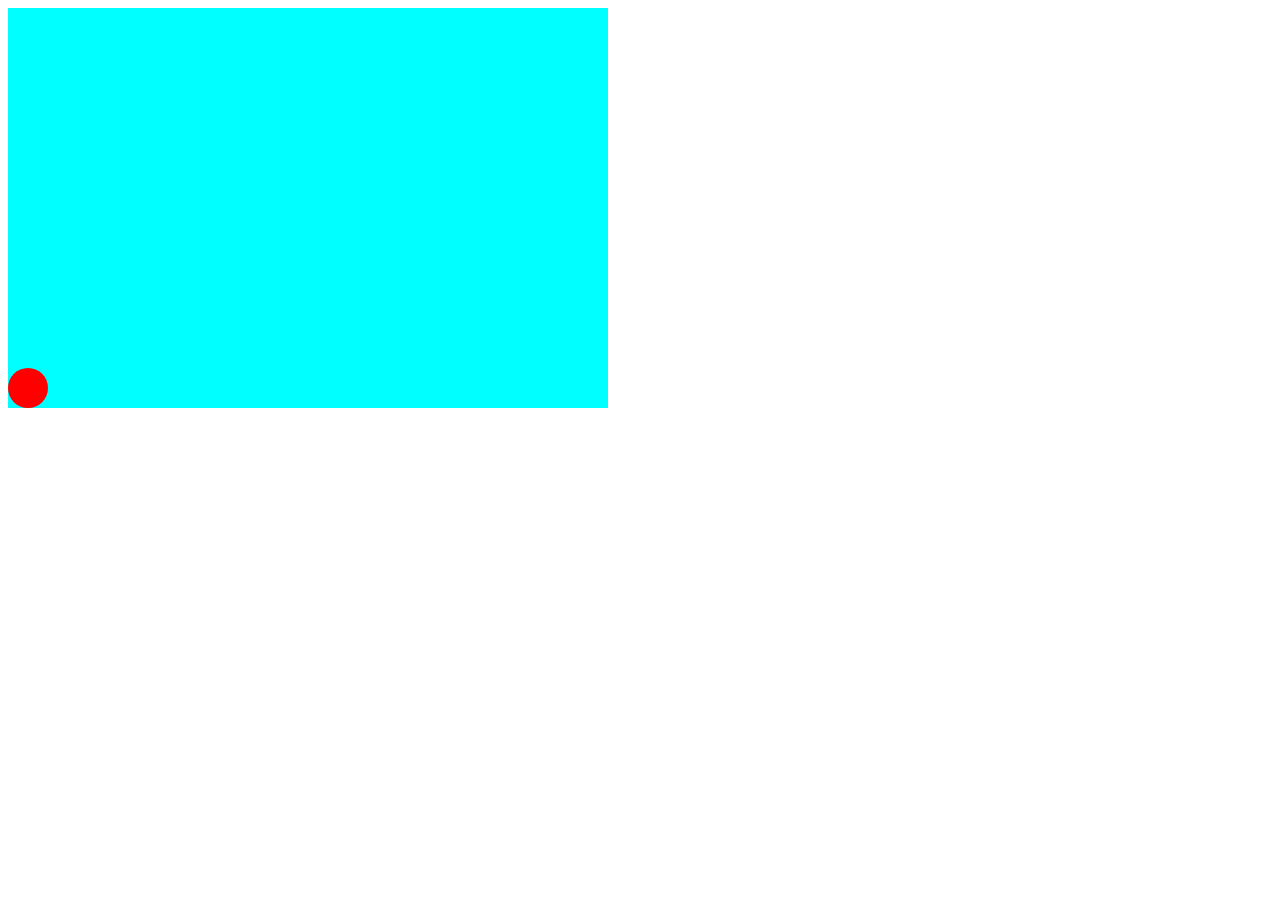
<file: bounce.html>
<!DOCTYPE html>
<html lang="en">

<head>
    <meta charset="UTF-8">
    <meta name="viewport" content="width=device-width, initial-scale=1.0">
    <title>animation</title>
    <style>
        .box {
            background-color: aqua;
            height: 400px;
            width: 600px;
        }

        .ball {
            background-color: red;
            height: 40px;
            width: 40px;
            border-radius: 60px;
            position: relative;
            top: 360px;
            animation:  x 1s linear infinite alternate, 
            y 3s ease-out infinite ;
        }

        @keyframes x {
           from{top: 360px;}
            to{top: 0;}
        }
        @keyframes y {
           from{left: 0px;}
            to{left: 320px;}
        }
    </style>
</head>

<body>

    <div class="box">
        <div class="ball"></div>
    </div>

</body>

</html>
</file>
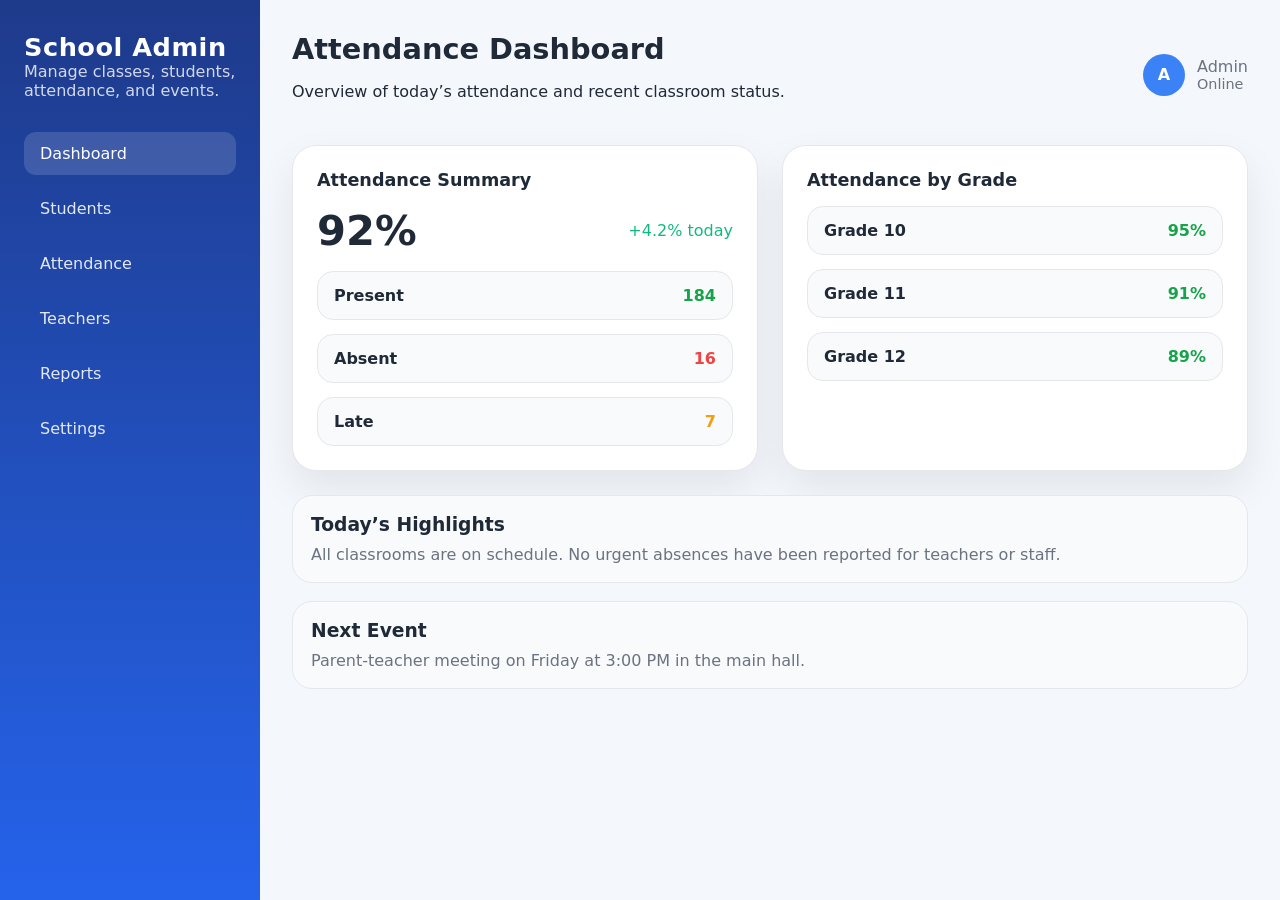
<file: New folder/schoolManagementDashboard.html>
<!DOCTYPE html>
<html lang="en">
<head>
    <meta charset="UTF-8">
    <meta name="viewport" content="width=device-width, initial-scale=1.0">
    <title>School Management Dashboard</title>
    <style>
        :root {
            --bg: #f4f7fb;
            --surface: #ffffff;
            --primary: #3b82f6;
            --primary-soft: #dbeafe;
            --text: #1f2937;
            --muted: #6b7280;
            --border: #e5e7eb;
            --shadow: 0 18px 40px rgba(15, 23, 42, 0.08);
        }

        * {
            box-sizing: border-box;
        }

        body {
            margin: 0;
            font-family: Inter, system-ui, -apple-system, BlinkMacSystemFont, "Segoe UI", sans-serif;
            background: var(--bg);
            color: var(--text);
        }

        .dashboard {
            display: grid;
            grid-template-columns: 260px 1fr;
            min-height: 100vh;
        }

        .sidebar {
            background: linear-gradient(180deg, #1e3a8a 0%, #2563eb 100%);
            color: #ffffff;
            padding: 32px 24px;
            display: flex;
            flex-direction: column;
            gap: 32px;
        }

        .sidebar h1 {
            margin: 0;
            font-size: 1.6rem;
            letter-spacing: 0.02em;
        }

        .sidebar p {
            margin: 0;
            color: rgba(255,255,255,0.8);
        }

        .nav-links {
            list-style: none;
            margin: 0;
            padding: 0;
            display: grid;
            gap: 12px;
        }

        .nav-links a {
            display: block;
            text-decoration: none;
            color: #e2e8f0;
            padding: 12px 16px;
            border-radius: 12px;
            transition: background 0.2s ease, color 0.2s ease;
        }

        .nav-links a:hover,
        .nav-links a.active {
            background: rgba(255,255,255,0.14);
            color: #ffffff;
        }

        .main {
            padding: 32px;
        }

        .topbar {
            display: flex;
            justify-content: space-between;
            align-items: center;
            gap: 16px;
            margin-bottom: 28px;
        }

        .topbar h2 {
            margin: 0;
            font-size: 1.8rem;
        }

        .topbar .profile {
            display: flex;
            align-items: center;
            gap: 12px;
            color: var(--muted);
        }

        .topbar .profile .avatar {
            width: 42px;
            height: 42px;
            border-radius: 50%;
            background: var(--primary);
            display: grid;
            place-items: center;
            color: #ffffff;
            font-weight: 700;
        }

        .cards {
            display: grid;
            grid-template-columns: repeat(2, minmax(0, 1fr));
            gap: 24px;
            margin-bottom: 24px;
        }

        .card {
            background: var(--surface);
            border: 1px solid var(--border);
            border-radius: 24px;
            box-shadow: var(--shadow);
            padding: 24px;
        }

        .card h3 {
            margin: 0 0 16px 0;
            font-size: 1.1rem;
        }

        .card .stat {
            display: flex;
            align-items: center;
            justify-content: space-between;
            gap: 12px;
            margin-bottom: 16px;
        }

        .card .stat strong {
            font-size: 2.6rem;
        }

        .attendance-list {
            display: grid;
            gap: 14px;
        }

        .attendance-item {
            display: flex;
            justify-content: space-between;
            gap: 12px;
            padding: 14px 16px;
            background: #f8fafc;
            border-radius: 16px;
            border: 1px solid #e5e7eb;
        }

        .attendance-item span:first-child {
            color: var(--text);
            font-weight: 600;
        }

        .attendance-item span:last-child {
            color: #16a34a;
            font-weight: 700;
        }

        .recent-activity {
            display: grid;
            gap: 18px;
        }

        .activity-item {
            background: #f8fafc;
            border: 1px solid #e5e7eb;
            border-radius: 20px;
            padding: 18px;
        }

        .activity-item p {
            margin: 0;
            color: var(--muted);
        }

        @media (max-width: 900px) {
            .dashboard {
                grid-template-columns: 1fr;
            }

            .cards {
                grid-template-columns: 1fr;
            }
        }
    </style>
</head>
<body>
    <div class="dashboard">
        <aside class="sidebar">
            <div>
                <h1>School Admin</h1>
                <p>Manage classes, students, attendance, and events.</p>
            </div>
            <nav>
                <ul class="nav-links">
                    <li><a href="#" class="active">Dashboard</a></li>
                    <li><a href="#">Students</a></li>
                    <li><a href="#">Attendance</a></li>
                    <li><a href="#">Teachers</a></li>
                    <li><a href="#">Reports</a></li>
                    <li><a href="#">Settings</a></li>
                </ul>
            </nav>
        </aside>

        <main class="main">
            <header class="topbar">
                <div>
                    <h2>Attendance Dashboard</h2>
                    <p>Overview of today’s attendance and recent classroom status.</p>
                </div>
                <div class="profile">
                    <div class="avatar">A</div>
                    <div>
                        <div>Admin</div>
                        <div style="font-size: 0.9rem; color: var(--muted);">Online</div>
                    </div>
                </div>
            </header>

            <section class="cards">
                <article class="card">
                    <h3>Attendance Summary</h3>
                    <div class="stat">
                        <strong>92%</strong>
                        <span style="color: #10b981;">+4.2% today</span>
                    </div>
                    <div class="attendance-list">
                        <div class="attendance-item">
                            <span>Present</span>
                            <span>184</span>
                        </div>
                        <div class="attendance-item">
                            <span>Absent</span>
                            <span style="color: #ef4444;">16</span>
                        </div>
                        <div class="attendance-item">
                            <span>Late</span>
                            <span style="color: #f59e0b;">7</span>
                        </div>
                    </div>
                </article>

                <article class="card">
                    <h3>Attendance by Grade</h3>
                    <div class="attendance-list">
                        <div class="attendance-item">
                            <span>Grade 10</span>
                            <span>95%</span>
                        </div>
                        <div class="attendance-item">
                            <span>Grade 11</span>
                            <span>91%</span>
                        </div>
                        <div class="attendance-item">
                            <span>Grade 12</span>
                            <span>89%</span>
                        </div>
                    </div>
                </article>
            </section>

            <section class="recent-activity">
                <article class="activity-item">
                    <h3 style="margin:0 0 10px 0;">Today’s Highlights</h3>
                    <p>All classrooms are on schedule. No urgent absences have been reported for teachers or staff.</p>
                </article>
                <article class="activity-item">
                    <h3 style="margin:0 0 10px 0;">Next Event</h3>
                    <p>Parent-teacher meeting on Friday at 3:00 PM in the main hall.</p>
                </article>
            </section>
        </main>
    </div>
</body>
</html>
</file>
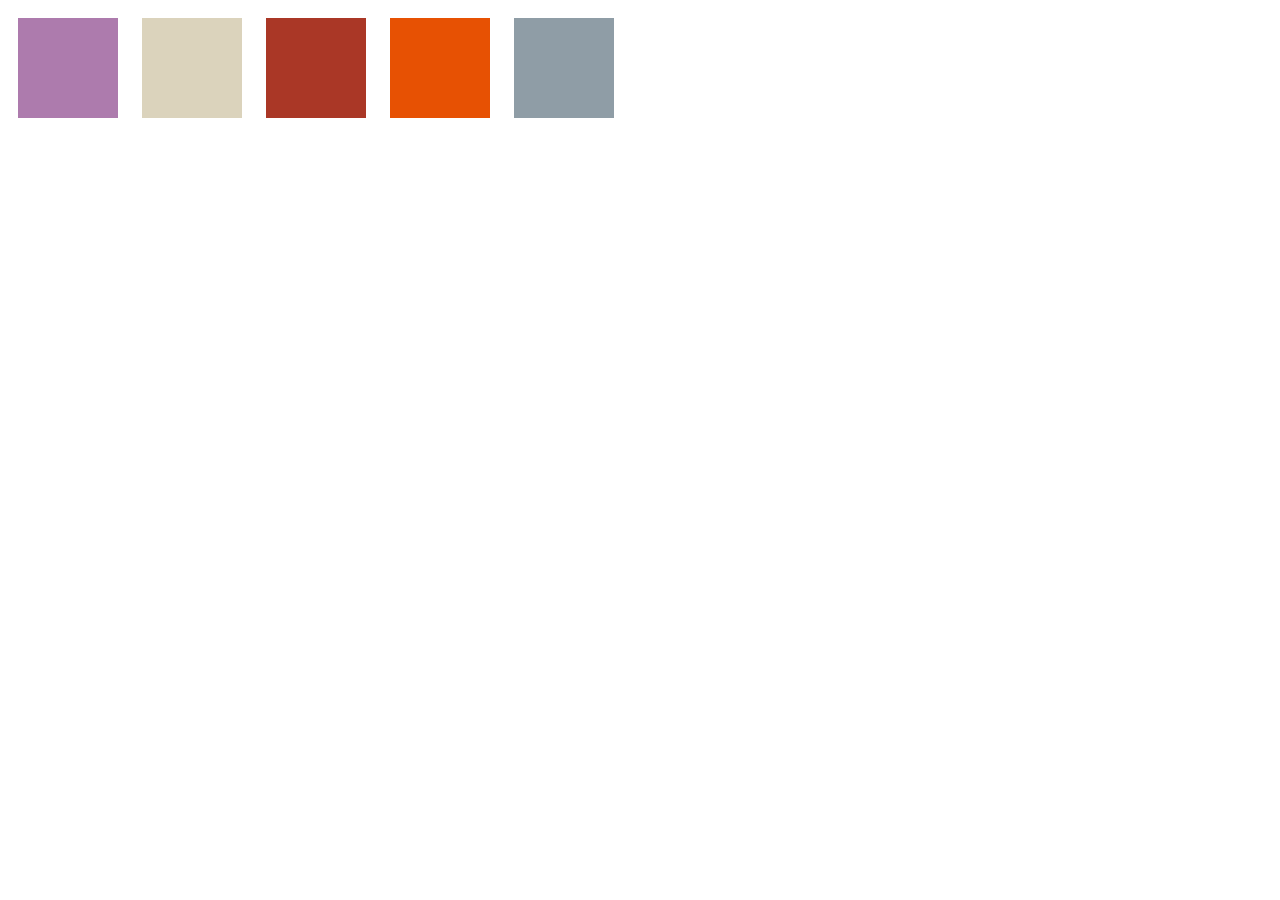
<file: random color/boxes.html>
<!DOCTYPE html>
<html lang="en">

<head>
    <meta charset="UTF-8">
    <meta name="viewport" content="width=device-width, initial-scale=1.0">
    <title>Document</title>
    <style>
        .box {
            display: inline-block;
            width: 100px;
            height: 100px;
            margin: 10px;
        }
    </style>
</head>

<body>
    <div class="box"></div>
    <div class="box"></div>
    <div class="box"></div>
    <div class="box"></div>
    <div class="box"></div>

    <script src="RandomColor.js"></script>
</body>

</html>
</file>
